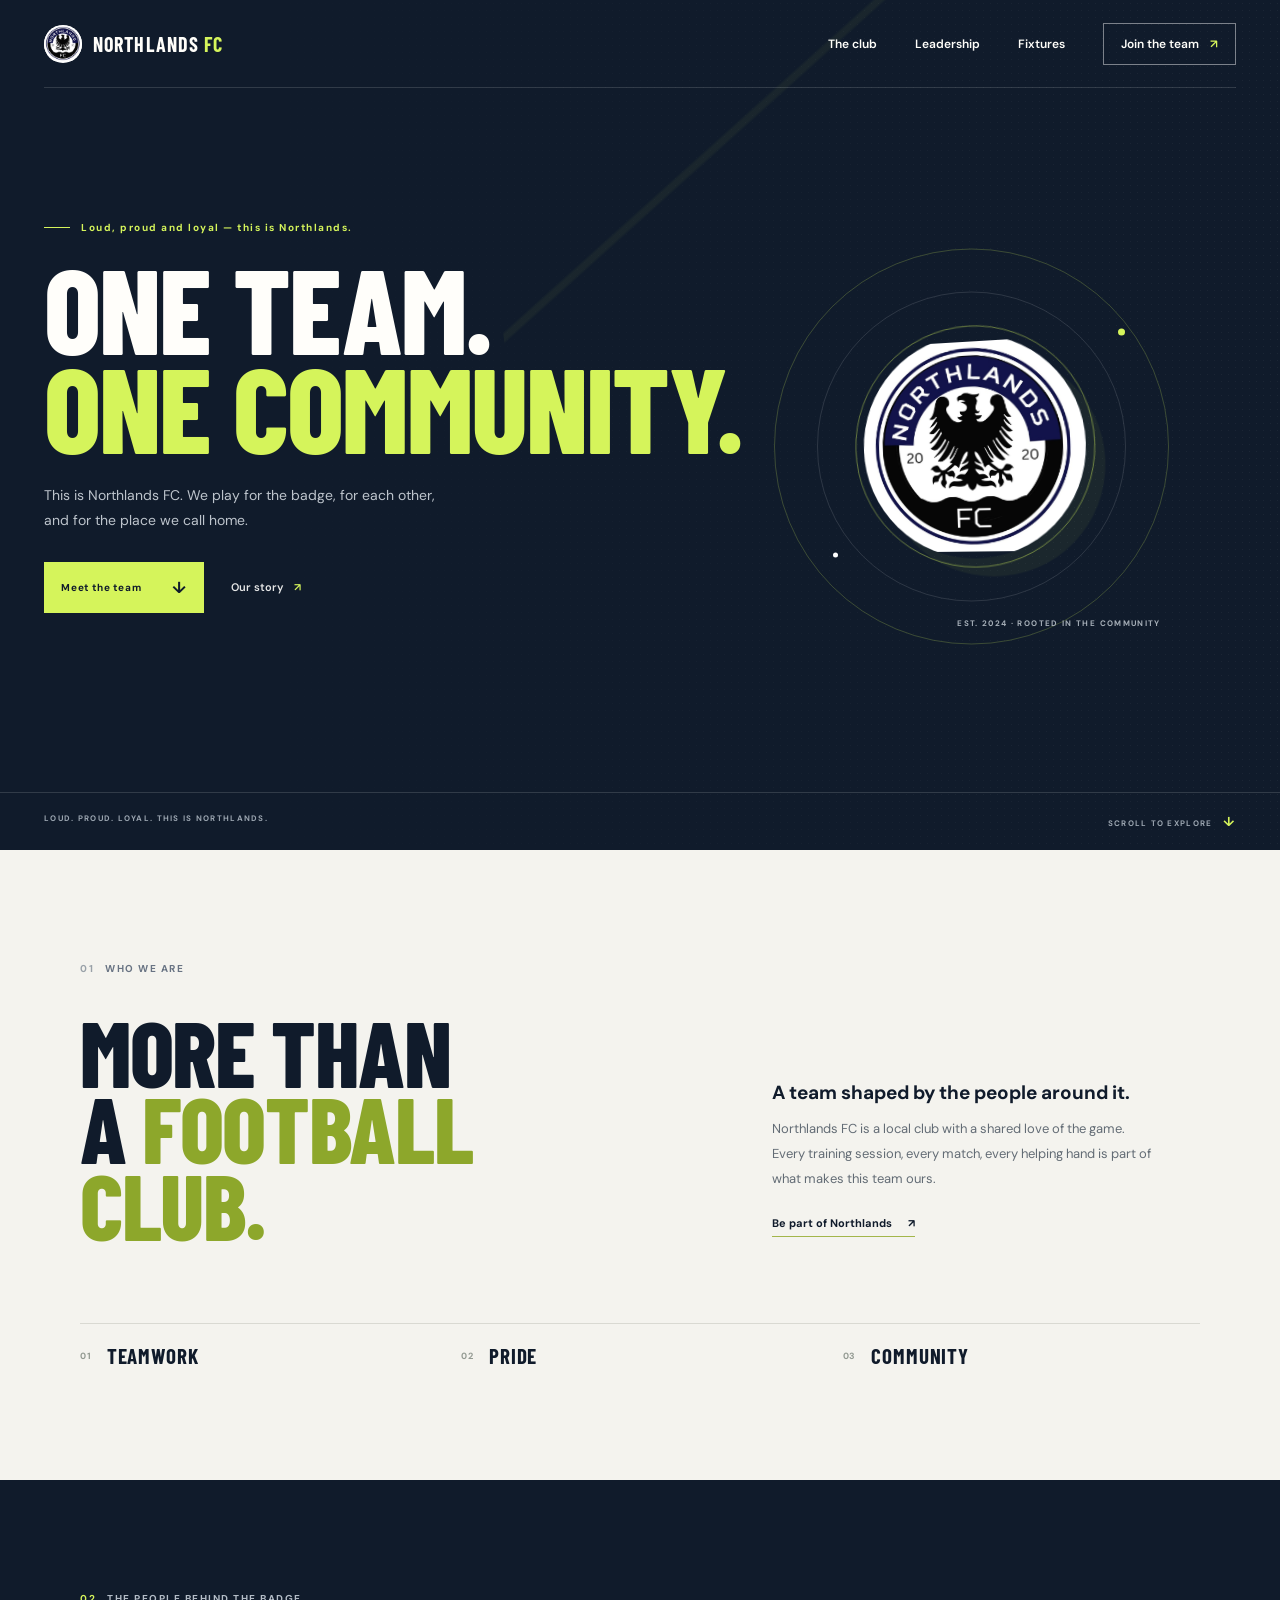
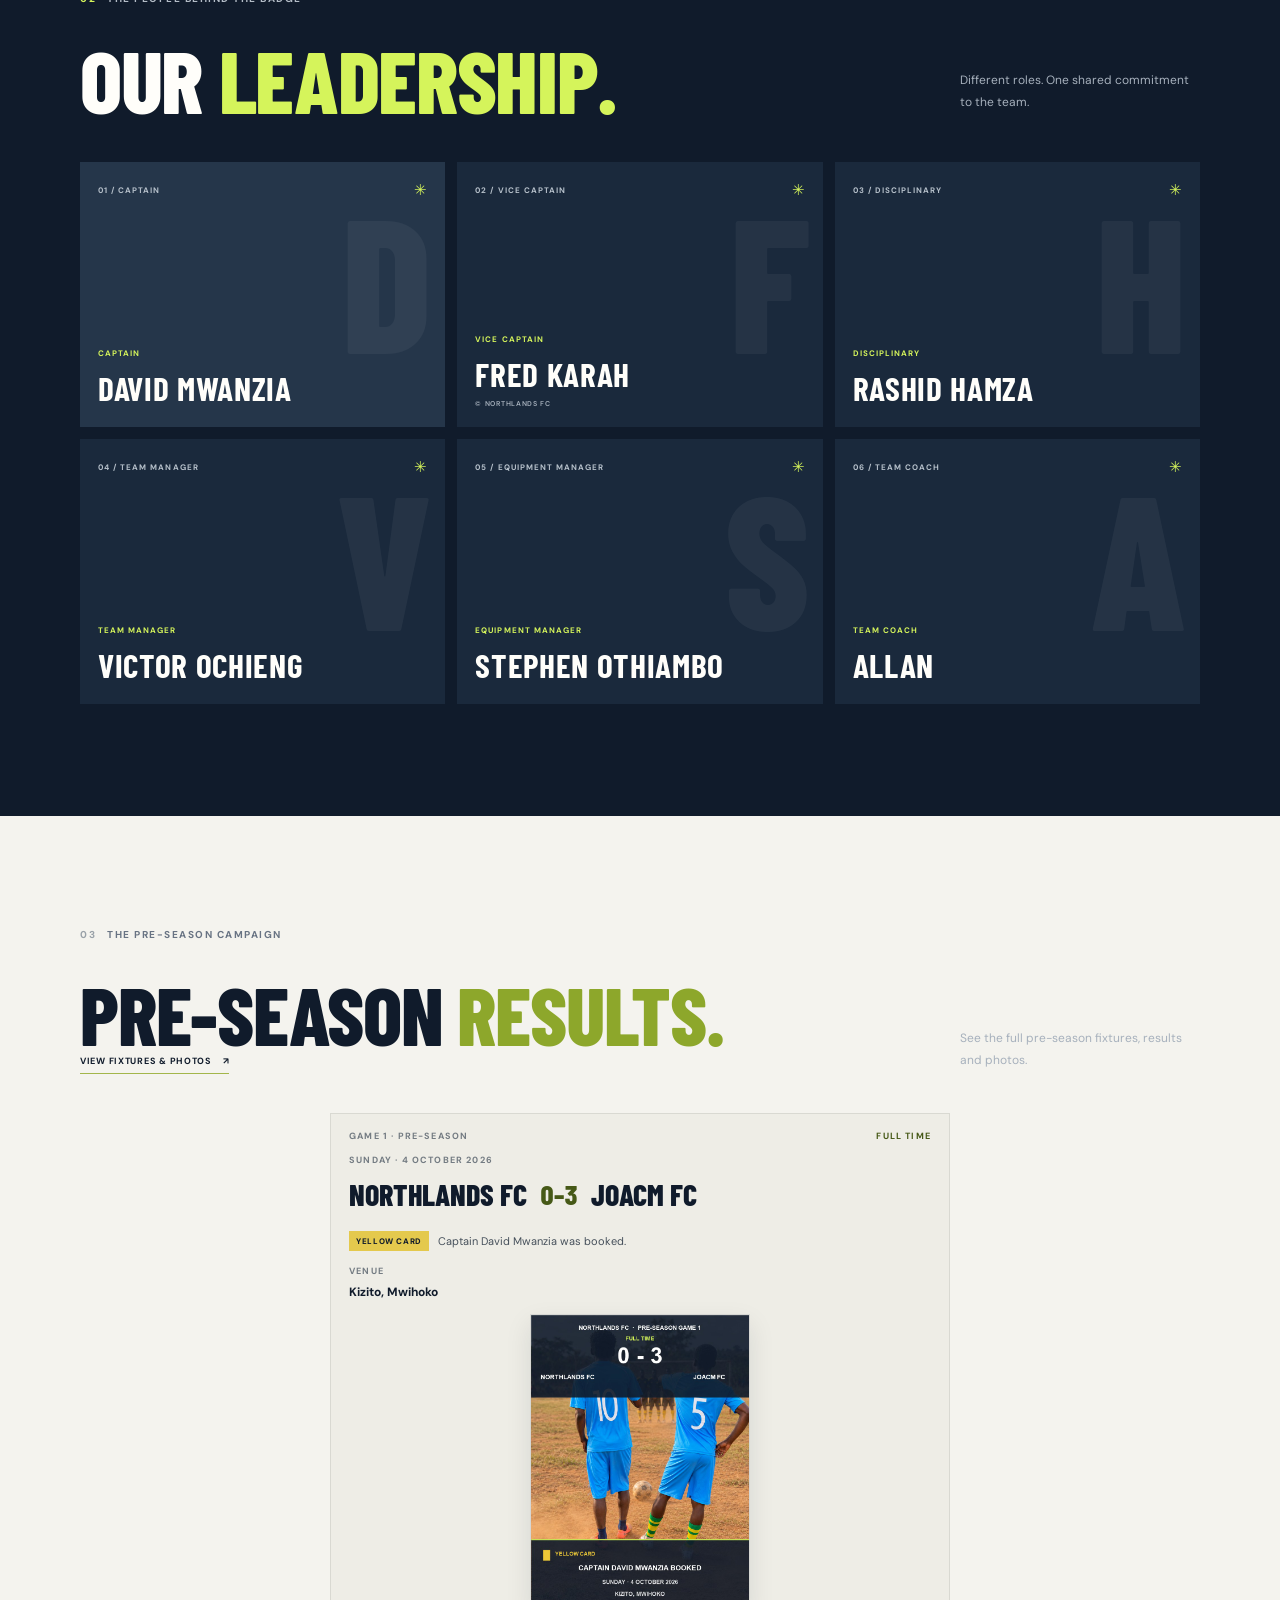
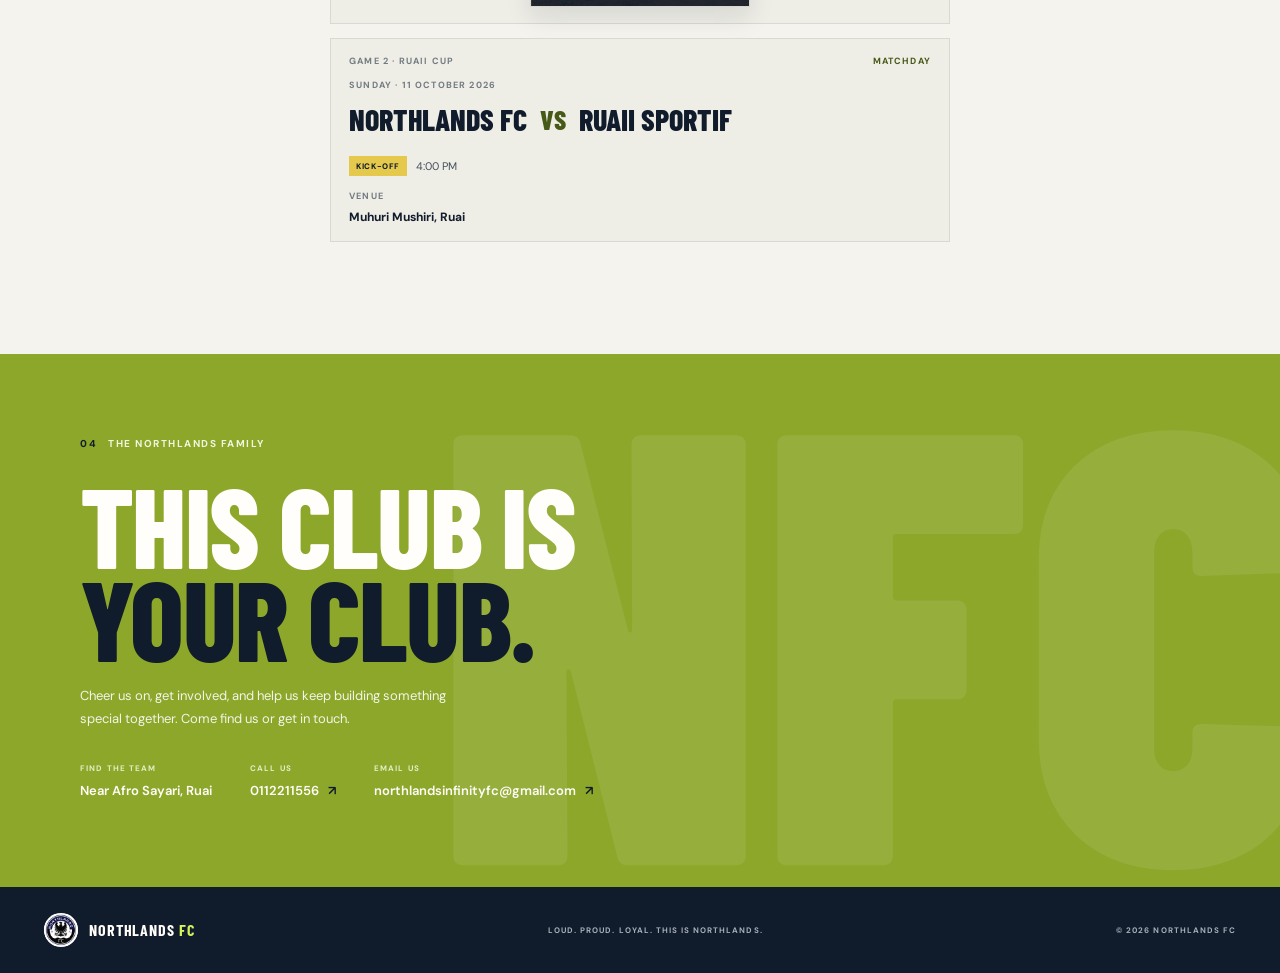
<file: index.html>
<!doctype html>
<html lang="en">
  <head>
    <meta charset="utf-8">
    <meta name="viewport" content="width=device-width, initial-scale=1">
    <meta name="theme-color" content="#101b2b">
    <meta name="description" content="Meet Northlands FC, the local football club built on teamwork, pride, and community.">
    <title>Northlands FC — One Team. One Community.</title>
    <link rel="preconnect" href="https://fonts.googleapis.com">
    <link rel="preconnect" href="https://fonts.gstatic.com" crossorigin>
    <link href="https://fonts.googleapis.com/css2?family=Barlow+Condensed:wght@500;600;700;800;900&family=DM+Sans:wght@400;500;600;700&display=swap" rel="stylesheet">
    <link rel="stylesheet" href="styles.css">
    <script src="script.js" defer></script>
  </head>
  <body>
    <header class="site-header">
      <div class="header-inner">
        <a class="brand" href="#home" aria-label="Northlands FC home">
          <img class="brand-logo" src="assets/northlands-logo.jpeg" alt="">
          <span class="brand-name">NORTHLANDS <strong>FC</strong></span>
        </a>

        <button class="menu-toggle" type="button" aria-expanded="false" aria-controls="primary-navigation">
          <span class="menu-toggle-label">Menu</span>
          <span class="menu-icon" aria-hidden="true"><i></i><i></i></span>
        </button>

        <nav class="primary-navigation" id="primary-navigation" aria-label="Main navigation">
          <a href="#club">The club</a>
          <a href="#leadership">Leadership</a>
          <a href="#fixtures">Fixtures</a>
          <a class="nav-cta" href="#community">Join the team <span aria-hidden="true">↗</span></a>
        </nav>
      </div>
    </header>

    <main>
      <section class="hero" id="home">
        <div class="hero-grid" aria-hidden="true"></div>
        <div class="hero-content">
          <p class="eyebrow"><span class="eyebrow-line"></span> Loud, proud and loyal — this is Northlands.</p>
          <h1>ONE TEAM.<br><span>ONE COMMUNITY.</span></h1>
          <p class="hero-copy">This is Northlands FC. We play for the badge, for each other, and for the place we call home.</p>
          <div class="hero-actions">
            <a class="button button-primary" href="#leadership">Meet the team <span aria-hidden="true">↓</span></a>
            <a class="text-link" href="#club">Our story <span aria-hidden="true">↗</span></a>
          </div>
        </div>

        <div class="hero-art" aria-label="Northlands FC team logo">
          <div class="orbit orbit-one"></div>
          <div class="orbit orbit-two"></div>
          <img class="hero-logo" src="assets/northlands-logo.jpeg" alt="Northlands FC crest">
          <span class="art-caption">EST. 2024 · ROOTED IN THE COMMUNITY</span>
        </div>
        <div class="hero-footer">
          <span>LOUD. PROUD. LOYAL. THIS IS NORTHLANDS.</span>
          <a href="#club" aria-label="Scroll to learn about the club">SCROLL TO EXPLORE <span aria-hidden="true">↓</span></a>
        </div>
      </section>

      <section class="club-section section-pad" id="club">
        <div class="section-label"><span>01</span> WHO WE ARE</div>
        <div class="club-layout">
          <h2>MORE THAN<br>A <span>FOOTBALL CLUB.</span></h2>
          <div class="club-copy">
            <p class="lead">A team shaped by the people around it.</p>
            <p>Northlands FC is a local club with a shared love of the game. Every training session, every match, every helping hand is part of what makes this team ours.</p>
            <a class="underlined-link" href="#community">Be part of Northlands <span aria-hidden="true">↗</span></a>
          </div>
        </div>
        <div class="values-row">
          <div class="value-item"><span class="value-number">01</span><span>TEAMWORK</span></div>
          <div class="value-item"><span class="value-number">02</span><span>PRIDE</span></div>
          <div class="value-item"><span class="value-number">03</span><span>COMMUNITY</span></div>
        </div>
      </section>

      <section class="leadership-section section-pad" id="leadership">
        <div class="section-heading">
          <div>
            <div class="section-label section-label-light"><span>02</span> THE PEOPLE BEHIND THE BADGE</div>
            <h2>OUR <span>LEADERSHIP.</span></h2>
          </div>
          <p>Different roles. One shared commitment to the team.</p>
        </div>
        <div class="leadership-grid">
          <article class="leader-card leader-featured">
            <div class="leader-top"><span class="leader-number">01 / CAPTAIN</span><span class="leader-mark" aria-hidden="true">✳</span></div>
            <div class="leader-monogram" aria-hidden="true">D</div>
            <div class="leader-info"><span class="leader-role">CAPTAIN</span><h3>DAVID MWANZIA</h3></div>
          </article>
          <article class="leader-card">
            <div class="leader-top"><span class="leader-number">02 / VICE CAPTAIN</span><span class="leader-mark" aria-hidden="true">✳</span></div>
            <div class="leader-monogram" aria-hidden="true">F</div>
            <div class="leader-info">
              <span class="leader-role">VICE CAPTAIN</span>
              <h3>FRED KARAH</h3>
              <span class="leader-copyright">© NORTHLANDS FC</span>
            </div>
          </article>
          <article class="leader-card">
            <div class="leader-top"><span class="leader-number">03 / DISCIPLINARY</span><span class="leader-mark" aria-hidden="true">✳</span></div>
            <div class="leader-monogram" aria-hidden="true">H</div>
            <div class="leader-info"><span class="leader-role">DISCIPLINARY</span><h3>RASHID HAMZA</h3></div>
          </article>
          <article class="leader-card">
            <div class="leader-top"><span class="leader-number">04 / TEAM MANAGER</span><span class="leader-mark" aria-hidden="true">✳</span></div>
            <div class="leader-monogram" aria-hidden="true">V</div>
            <div class="leader-info"><span class="leader-role">TEAM MANAGER</span><h3>VICTOR OCHIENG</h3></div>
          </article>
          <article class="leader-card">
            <div class="leader-top"><span class="leader-number">05 / EQUIPMENT MANAGER</span><span class="leader-mark" aria-hidden="true">✳</span></div>
            <div class="leader-monogram" aria-hidden="true">S</div>
            <div class="leader-info"><span class="leader-role">EQUIPMENT MANAGER</span><h3>STEPHEN OTHIAMBO</h3></div>
          </article>
          <article class="leader-card">
            <div class="leader-top"><span class="leader-number">06 / TEAM COACH</span><span class="leader-mark" aria-hidden="true">✳</span></div>
            <div class="leader-monogram" aria-hidden="true">A</div>
            <div class="leader-info"><span class="leader-role">TEAM COACH</span><h3>ALLAN</h3></div>
          </article>
        </div>
      </section>

      <section class="fixtures-section section-pad" id="fixtures">
        <div class="section-heading fixtures-heading">
          <div>
            <div class="section-label"><span>03</span> THE PRE-SEASON CAMPAIGN</div>
            <a class="results-heading-link" href="pre-season.html">
              <h2>PRE-SEASON <span>RESULTS.</span></h2>
              <span class="results-link-label">VIEW FIXTURES &amp; PHOTOS <span aria-hidden="true">↗</span></span>
            </a>
          </div>
          <p class="results-intro">See the full pre-season fixtures, results and photos.</p>
        </div>
        <div class="results-list">
          <article class="result-card">
            <div class="result-details">
              <div class="result-card-heading">
                <span class="result-round">GAME 1 · PRE-SEASON</span>
                <span class="result-status">FULL TIME</span>
              </div>
              <time class="result-date" datetime="2026-10-04">SUNDAY · 4 OCTOBER 2026</time>
              <div class="result-teams">
                <span>NORTHLANDS FC</span>
                <span class="result-score" aria-label="Northlands FC 0, JOACM FC 3">0–3</span>
                <span>JOACM FC</span>
              </div>
              <p class="result-event"><span class="result-event-label">YELLOW CARD</span> Captain David Mwanzia was booked.</p>
              <div class="result-venue"><span>VENUE</span><strong>Kizito, Mwihoko</strong></div>
            </div>
            <a class="result-poster-link" href="assets/preseason-game-1-result.jpg" target="_blank" rel="noreferrer" aria-label="View the Northlands FC vs JOACM FC match photo with the final result">
              <img class="result-poster" src="assets/preseason-game-1-result.jpg" alt="Northlands FC lost 0 to 3 against JOACM FC on 4 October 2026 at Kizito, Mwihoko. Captain David Mwanzia received a yellow card.">
            </a>
          </article>

          <article class="result-card">
            <div class="result-details">
              <div class="result-card-heading">
                <span class="result-round">GAME 2 · RUAII CUP</span>
                <span class="result-status">MATCHDAY</span>
              </div>
              <time class="result-date" datetime="2026-10-11">SUNDAY · 11 OCTOBER 2026</time>
              <div class="result-teams">
                <span>NORTHLANDS FC</span>
                <span class="result-score" aria-label="Northlands FC vs Ruaii Sportif">VS</span>
                <span>RUAII SPORTIF</span>
              </div>
              <p class="result-event"><span class="result-event-label">KICK-OFF</span> 4:00 PM</p>
              <div class="result-venue"><span>VENUE</span><strong>Muhuri Mushiri, Ruai</strong></div>
            </div>
          </article>
        </div>
      </section>

      <section class="community-section" id="community">
        <div class="community-inner">
          <div class="section-label section-label-light"><span>04</span> THE NORTHLANDS FAMILY</div>
          <h2>THIS CLUB IS<br><span>YOUR CLUB.</span></h2>
          <p>Cheer us on, get involved, and help us keep building something special together. Come find us or get in touch.</p>
          <div class="contact-details">
            <div class="contact-item">
              <span class="contact-label">FIND THE TEAM</span>
              <span class="contact-value">Near Afro Sayari, Ruai</span>
            </div>
            <div class="contact-item">
              <span class="contact-label">CALL US</span>
              <a class="contact-value" href="tel:+254112211556">0112211556 <span aria-hidden="true">↗</span></a>
            </div>
            <div class="contact-item">
              <span class="contact-label">EMAIL US</span>
              <a class="contact-value" href="mailto:northlandsinfinityfc@gmail.com">northlandsinfinityfc@gmail.com <span aria-hidden="true">↗</span></a>
            </div>
          </div>
        </div>
        <div class="community-decoration" aria-hidden="true">NFC</div>
      </section>
    </main>

    <footer class="site-footer">
      <a class="brand footer-brand" href="#home">
        <img class="brand-logo" src="assets/northlands-logo.jpeg" alt="">
        <span class="brand-name">NORTHLANDS <strong>FC</strong></span>
      </a>
      <span class="footer-note">LOUD. PROUD. LOYAL. THIS IS NORTHLANDS.</span>
      <span class="copyright">© <span id="year"></span> NORTHLANDS FC</span>
    </footer>
  </body>
</html>
</file>
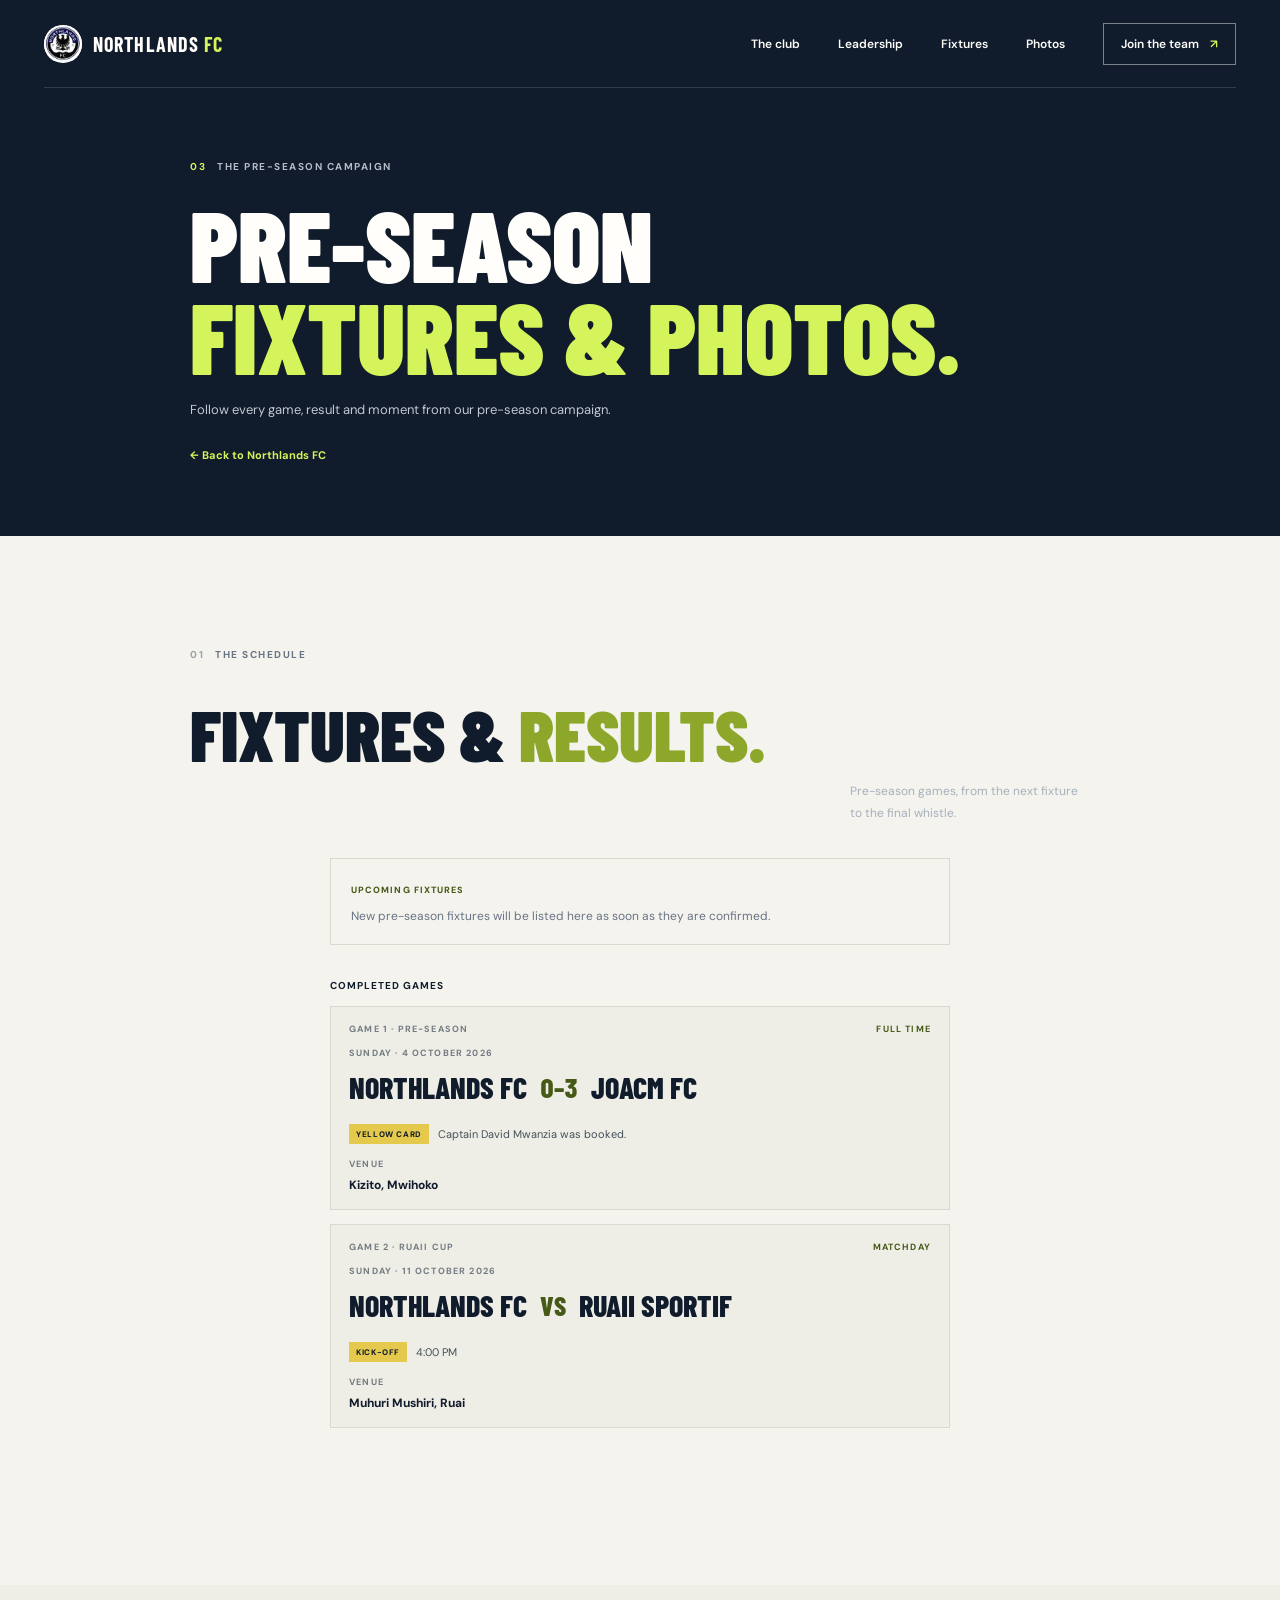
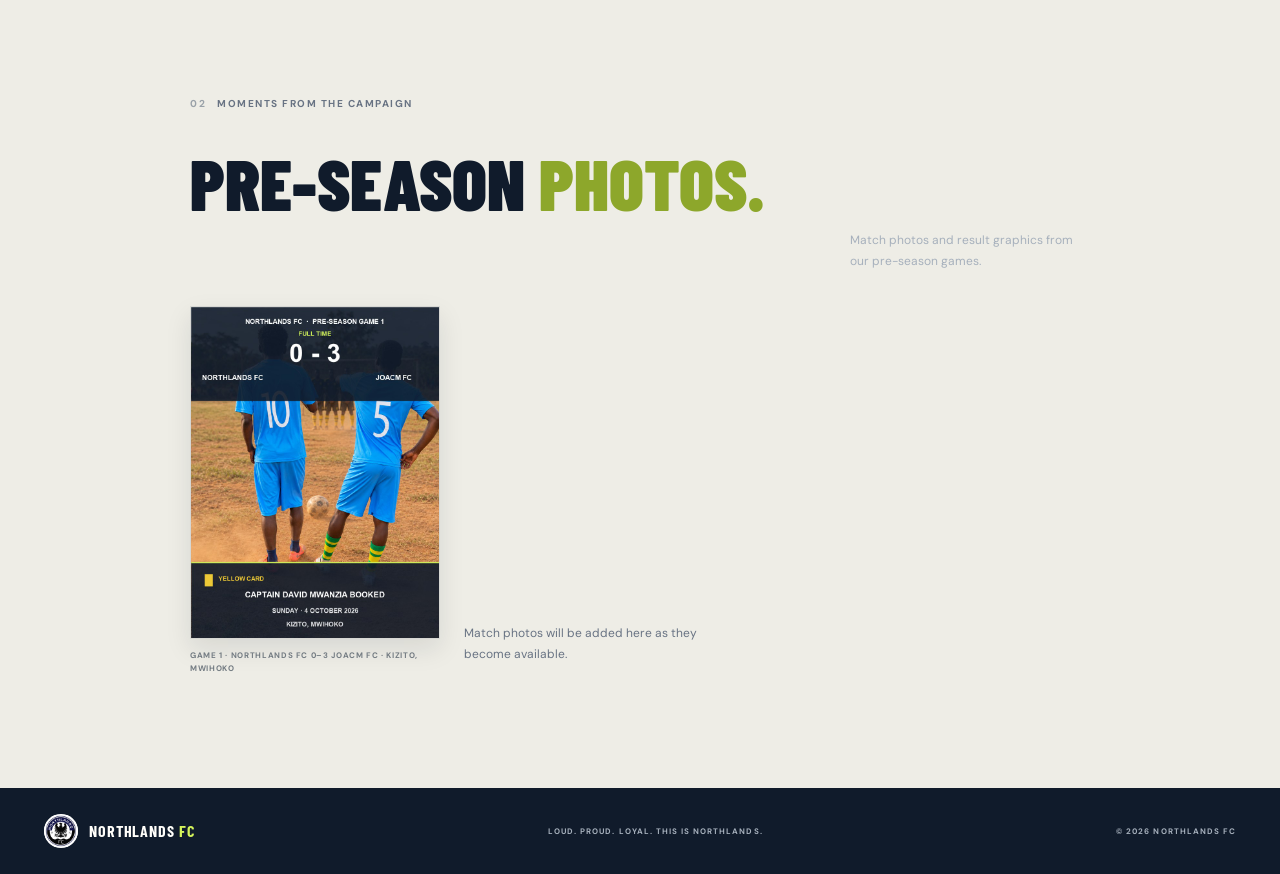
<file: pre-season.html>
<!doctype html>
<html lang="en">
  <head>
    <meta charset="utf-8">
    <meta name="viewport" content="width=device-width, initial-scale=1">
    <meta name="theme-color" content="#101b2b">
    <meta name="description" content="Follow Northlands FC's pre-season fixtures, results and photos.">
    <title>Pre-season Fixtures &amp; Photos — Northlands FC</title>
    <link rel="preconnect" href="https://fonts.googleapis.com">
    <link rel="preconnect" href="https://fonts.gstatic.com" crossorigin>
    <link href="https://fonts.googleapis.com/css2?family=Barlow+Condensed:wght@500;600;700;800;900&family=DM+Sans:wght@400;500;600;700&display=swap" rel="stylesheet">
    <link rel="stylesheet" href="styles.css">
    <script src="script.js" defer></script>
  </head>
  <body>
    <header class="site-header">
      <div class="header-inner">
        <a class="brand" href="index.html#home" aria-label="Northlands FC home">
          <img class="brand-logo" src="assets/northlands-logo.jpeg" alt="">
          <span class="brand-name">NORTHLANDS <strong>FC</strong></span>
        </a>

        <button class="menu-toggle" type="button" aria-expanded="false" aria-controls="primary-navigation">
          <span class="menu-toggle-label">Menu</span>
          <span class="menu-icon" aria-hidden="true"><i></i><i></i></span>
        </button>

        <nav class="primary-navigation" id="primary-navigation" aria-label="Main navigation">
          <a href="index.html#club">The club</a>
          <a href="index.html#leadership">Leadership</a>
          <a href="#fixtures">Fixtures</a>
          <a href="#photos">Photos</a>
          <a class="nav-cta" href="index.html#community">Join the team <span aria-hidden="true">↗</span></a>
        </nav>
      </div>
    </header>

    <main>
      <section class="preseason-hero">
        <div class="preseason-hero-inner">
          <div class="section-label section-label-light"><span>03</span> THE PRE-SEASON CAMPAIGN</div>
          <h1>PRE-SEASON<br><span>FIXTURES &amp; PHOTOS.</span></h1>
          <p>Follow every game, result and moment from our pre-season campaign.</p>
          <a class="preseason-back-link" href="index.html#fixtures">← Back to Northlands FC</a>
        </div>
      </section>

      <section class="preseason-content section-pad" id="fixtures">
        <div class="section-heading">
          <div>
            <div class="section-label"><span>01</span> THE SCHEDULE</div>
            <h2>FIXTURES &amp; <span>RESULTS.</span></h2>
          </div>
          <p>Pre-season games, from the next fixture to the final whistle.</p>
        </div>

        <div class="preseason-upcoming">
          <span class="preseason-upcoming-label">UPCOMING FIXTURES</span>
          <p>New pre-season fixtures will be listed here as soon as they are confirmed.</p>
        </div>

        <h3 class="preseason-subheading">COMPLETED GAMES</h3>
        <div class="results-list">
          <article class="result-card">
            <div class="result-details">
              <div class="result-card-heading">
                <span class="result-round">GAME 1 · PRE-SEASON</span>
                <span class="result-status">FULL TIME</span>
              </div>
              <time class="result-date" datetime="2026-10-04">SUNDAY · 4 OCTOBER 2026</time>
              <div class="result-teams">
                <span>NORTHLANDS FC</span>
                <span class="result-score" aria-label="Northlands FC 0, JOACM FC 3">0–3</span>
                <span>JOACM FC</span>
              </div>
              <p class="result-event"><span class="result-event-label">YELLOW CARD</span> Captain David Mwanzia was booked.</p>
              <div class="result-venue"><span>VENUE</span><strong>Kizito, Mwihoko</strong></div>
            </div>
          </article>

          <article class="result-card">
            <div class="result-details">
              <div class="result-card-heading">
                <span class="result-round">GAME 2 · RUAII CUP</span>
                <span class="result-status">MATCHDAY</span>
              </div>
              <time class="result-date" datetime="2026-10-11">SUNDAY · 11 OCTOBER 2026</time>
              <div class="result-teams">
                <span>NORTHLANDS FC</span>
                <span class="result-score" aria-label="Northlands FC vs Ruaii Sportif">VS</span>
                <span>RUAII SPORTIF</span>
              </div>
              <p class="result-event"><span class="result-event-label">KICK-OFF</span> 4:00 PM</p>
              <div class="result-venue"><span>VENUE</span><strong>Muhuri Mushiri, Ruai</strong></div>
            </div>
          </article>
        </div>
      </section>

      <section class="preseason-photos section-pad" id="photos">
        <div class="section-heading">
          <div>
            <div class="section-label"><span>02</span> MOMENTS FROM THE CAMPAIGN</div>
            <h2>PRE-SEASON <span>PHOTOS.</span></h2>
          </div>
          <p>Match photos and result graphics from our pre-season games.</p>
        </div>
        <div class="preseason-gallery">
          <figure>
            <a href="assets/preseason-game-1-result.jpg" target="_blank" rel="noreferrer" aria-label="Open the Northlands FC vs JOACM FC match photo with the final result">
              <img src="assets/preseason-game-1-result.jpg" alt="Northlands FC lost 0 to 3 against JOACM FC on 4 October 2026 at Kizito, Mwihoko. Captain David Mwanzia received a yellow card.">
            </a>
            <figcaption>GAME 1 · NORTHLANDS FC 0–3 JOACM FC · KIZITO, MWIHOKO</figcaption>
          </figure>
          <p class="preseason-gallery-note">Match photos will be added here as they become available.</p>
        </div>
      </section>
    </main>

    <footer class="site-footer">
      <a class="brand footer-brand" href="index.html#home">
        <img class="brand-logo" src="assets/northlands-logo.jpeg" alt="">
        <span class="brand-name">NORTHLANDS <strong>FC</strong></span>
      </a>
      <span class="footer-note">LOUD. PROUD. LOYAL. THIS IS NORTHLANDS.</span>
      <span class="copyright">© <span id="year"></span> NORTHLANDS FC</span>
    </footer>
  </body>
</html>
</file>
<file: styles.css>
:root {
  color-scheme: light;
  --ink: #101b2b;
  --ink-soft: #263548;
  --paper: #f4f3ee;
  --white: #fffefa;
  --lime: #d5f45b;
  --muted: #9aa2ad;
  --font-display: "Barlow Condensed", Impact, sans-serif;
  --font-body: "DM Sans", Arial, sans-serif;
}

* {
  box-sizing: border-box;
}

html {
  scroll-behavior: smooth;
  scroll-padding-top: 80px;
}

body {
  margin: 0;
  background: var(--paper);
  color: var(--ink);
  font-family: var(--font-body);
  -webkit-font-smoothing: antialiased;
}

a {
  color: inherit;
  text-decoration: none;
}

.site-header {
  position: absolute;
  z-index: 5;
  top: 0;
  left: 0;
  width: 100%;
  color: var(--white);
}

.header-inner {
  width: min(1240px, calc(100% - 88px));
  height: 88px;
  margin: 0 auto;
  display: flex;
  align-items: center;
  justify-content: space-between;
  border-bottom: 1px solid rgb(255 255 255 / 14%);
}

.brand {
  display: inline-flex;
  align-items: center;
  gap: 11px;
}

.brand-name {
  font-family: var(--font-display);
  font-size: 20px;
  font-weight: 700;
  letter-spacing: .055em;
}

.brand-name strong {
  color: var(--lime);
}

.brand-logo {
  width: 38px;
  height: 38px;
  object-fit: contain;
  border-radius: 50%;
  background: #fff;
}

.footer-brand .brand-logo {
  width: 34px;
  height: 34px;
}

.menu-toggle {
  display: none;
}

.primary-navigation {
  display: flex;
  align-items: center;
  gap: 38px;
  font-size: 12px;
  font-weight: 600;
}

.primary-navigation > a:not(.nav-cta) {
  transition: color .2s ease;
}

.primary-navigation > a:not(.nav-cta):hover {
  color: var(--lime);
}

.nav-cta {
  padding: 12px 17px;
  border: 1px solid rgb(255 255 255 / 45%);
  transition: color .2s ease, background .2s ease, border-color .2s ease;
}

.nav-cta span {
  margin-left: 8px;
  color: var(--lime);
}

.nav-cta:hover {
  color: var(--ink);
  background: var(--lime);
  border-color: var(--lime);
}

.nav-cta:hover span {
  color: var(--ink);
}

.hero {
  position: relative;
  min-height: 680px;
  height: min(850px, 100svh);
  overflow: hidden;
  display: flex;
  align-items: center;
  color: var(--white);
  background: var(--ink);
}

.hero::before {
  position: absolute;
  inset: 0;
  content: "";
  opacity: .16;
  background-image: radial-gradient(rgb(255 255 255 / 30%) .65px, transparent .65px);
  background-size: 7px 7px;
  mask-image: linear-gradient(90deg, transparent 15%, #000 100%);
}

.hero::after {
  position: absolute;
  top: -28%;
  right: -8%;
  width: 68%;
  height: 145%;
  content: "";
  background: linear-gradient(145deg, transparent 28%, rgb(213 244 91 / 5%) 28.2%, rgb(213 244 91 / 5%) 28.5%, transparent 28.7%);
  transform: rotate(-7deg);
}

.hero-grid {
  position: absolute;
  inset: 0;
  opacity: .13;
  background: linear-gradient(90deg, transparent 49.9%, #667183 50%, transparent 50.1%), linear-gradient(0deg, transparent 49.9%, #667183 50%, transparent 50.1%);
  background-size: 100px 100px;
  mask-image: linear-gradient(90deg, transparent, #000 100%);
}

.hero-content {
  position: relative;
  z-index: 2;
  width: min(1240px, calc(100% - 88px));
  margin: -16px auto 0;
}

.eyebrow,
.section-label {
  display: flex;
  align-items: center;
  gap: 11px;
  margin: 0 0 25px;
  color: #687383;
  font-size: 10px;
  font-weight: 700;
  letter-spacing: .15em;
}

.hero .eyebrow {
  color: var(--lime);
}

.eyebrow-line {
  width: 26px;
  height: 1px;
  background: var(--lime);
}

h1,
h2,
h3,
p {
  margin-top: 0;
}

.hero h1,
.club-section h2,
.leadership-section h2,
.fixtures-section h2,
.community-section h2 {
  margin-bottom: 0;
  font-family: var(--font-display);
  font-weight: 800;
  letter-spacing: -.015em;
  line-height: .83;
}

.hero h1 {
  font-size: clamp(66px, 9.3vw, 132px);
}

.hero h1 span,
.club-section h2 span,
.leadership-section h2 span,
.fixtures-section h2 span,
.community-section h2 span {
  color: var(--lime);
}

.hero-copy {
  max-width: 410px;
  margin: 26px 0 29px;
  color: #bdc4cc;
  font-size: 14px;
  line-height: 1.8;
}

.hero-actions {
  display: flex;
  align-items: center;
  gap: 27px;
}

.button {
  display: inline-flex;
  align-items: center;
  justify-content: space-between;
  gap: 24px;
  min-width: 160px;
  padding: 15px 17px;
  font-size: 10px;
  font-weight: 700;
  letter-spacing: .08em;
  transition: transform .2s ease, background .2s ease;
}

.button:hover {
  transform: translateY(-2px);
}

.button-primary {
  color: var(--ink);
  background: var(--lime);
}

.button-primary:hover {
  background: #e2ff77;
}

.button span {
  font-size: 16px;
}

.text-link {
  color: #e6e7e7;
  font-size: 11px;
  font-weight: 600;
}

.text-link span {
  margin-left: 7px;
  color: var(--lime);
}

.hero-art {
  position: absolute;
  top: 50%;
  right: max(7.3%, calc((100vw - 1240px) / 2));
  width: min(34vw, 430px);
  aspect-ratio: 1;
  display: grid;
  place-items: center;
  transform: translateY(-45%);
}

.orbit {
  position: absolute;
  border: 1px solid rgb(213 244 91 / 22%);
  border-radius: 50%;
}

.orbit-one {
  inset: 4%;
}

.orbit-two {
  inset: 14%;
  border-color: rgb(255 255 255 / 12%);
}

.orbit-one::before,
.orbit-two::after {
  position: absolute;
  width: 7px;
  height: 7px;
  content: "";
  background: var(--lime);
  border-radius: 50%;
}

.orbit-one::before {
  top: 20%;
  right: 11%;
}

.orbit-two::after {
  bottom: 14%;
  left: 5%;
  width: 5px;
  height: 5px;
  background: #fff;
}

.hero-logo {
  position: relative;
  width: 52%;
  height: 52%;
  object-fit: contain;
  border-radius: 50%;
  outline: 1px solid rgb(213 244 91 / 45%);
  outline-offset: 8px;
  transform: perspective(600px) rotateY(-8deg) rotate(-2deg);
  box-shadow: 18px 18px 0 rgb(213 244 91 / 5%);
}

.art-caption {
  position: absolute;
  right: 6%;
  bottom: 8%;
  color: #a6afb8;
  font-size: 8px;
  font-weight: 700;
  letter-spacing: .17em;
}

.hero-footer {
  position: absolute;
  right: 0;
  bottom: 0;
  left: 0;
  z-index: 2;
  display: flex;
  justify-content: space-between;
  padding: 20px max(44px, calc((100vw - 1240px) / 2));
  border-top: 1px solid rgb(255 255 255 / 14%);
  color: #9ba5b0;
  font-size: 8px;
  font-weight: 700;
  letter-spacing: .16em;
}

.hero-footer a span {
  padding-left: 7px;
  color: var(--lime);
  font-size: 13px;
}

.section-pad {
  padding: 112px max(44px, calc((100vw - 1120px) / 2));
}

.club-section {
  background: var(--paper);
}

.section-label {
  margin-bottom: 38px;
}

.section-label span {
  color: #99a1a8;
}

.club-layout {
  display: grid;
  grid-template-columns: 1.15fr .85fr;
  align-items: end;
  gap: 10%;
}

.club-section h2,
.fixtures-section h2 {
  font-size: clamp(57px, 7.2vw, 96px);
}

.club-section h2 span,
.fixtures-section h2 span {
  color: #8da72b;
}

.club-copy {
  max-width: 380px;
  padding-bottom: 5px;
}

.club-copy .lead {
  margin-bottom: 12px;
  font-size: 19px;
  font-weight: 700;
}

.club-copy p:not(.lead) {
  margin-bottom: 20px;
  color: #636c75;
  font-size: 13px;
  line-height: 1.9;
}

.underlined-link {
  display: inline-block;
  padding-bottom: 6px;
  border-bottom: 1px solid #a3b64a;
  font-size: 11px;
  font-weight: 700;
}

.underlined-link span {
  margin-left: 13px;
}

.values-row {
  display: grid;
  grid-template-columns: repeat(3, 1fr);
  gap: 24px;
  margin-top: 81px;
  border-top: 1px solid #d9d9d2;
}

.value-item {
  display: flex;
  align-items: center;
  gap: 15px;
  padding-top: 19px;
  font-family: var(--font-display);
  font-size: 21px;
  font-weight: 700;
  letter-spacing: .04em;
}

.value-number {
  color: #929991;
  font-family: var(--font-body);
  font-size: 9px;
  font-weight: 700;
}

.leadership-section {
  color: var(--white);
  background: var(--ink);
}

.section-heading {
  display: flex;
  align-items: end;
  justify-content: space-between;
  gap: 30px;
  margin-bottom: 46px;
}

.section-label-light {
  color: #b4bdc7;
}

.section-label-light span {
  color: var(--lime);
}

.leadership-section h2 {
  font-size: clamp(58px, 7vw, 88px);
}

.section-heading > p {
  max-width: 240px;
  margin: 0 0 3px;
  color: #a6b0bc;
  font-size: 12px;
  line-height: 1.8;
}

.leadership-grid {
  display: grid;
  grid-template-columns: repeat(3, 1fr);
  gap: 12px;
}

.leader-card {
  position: relative;
  min-height: 265px;
  padding: 18px;
  overflow: hidden;
  background: #1a293c;
  transition: transform .25s ease, background .25s ease;
}

.leader-card:hover {
  transform: translateY(-5px);
  background: #22344a;
}

.leader-featured {
  background: #25364a;
}

.leader-top {
  position: relative;
  z-index: 1;
  display: flex;
  align-items: center;
  justify-content: space-between;
}

.leader-number,
.leader-role {
  color: #b7c1cb;
  font-size: 8px;
  font-weight: 700;
  letter-spacing: .13em;
}

.leader-mark {
  color: var(--lime);
  font-size: 15px;
}

.leader-monogram {
  position: absolute;
  top: 31px;
  right: 13px;
  color: rgb(255 255 255 / 5%);
  font-family: var(--font-display);
  font-size: 190px;
  font-weight: 800;
  line-height: .9;
}

.leader-info {
  position: absolute;
  right: 18px;
  bottom: 19px;
  left: 18px;
}

.leader-role {
  color: var(--lime);
}

.leader-info h3 {
  position: relative;
  margin: 7px 0 0;
  font-family: var(--font-display);
  font-size: clamp(26px, 2.6vw, 38px);
  font-weight: 700;
  letter-spacing: .02em;
}

.leader-copyright {
  display: block;
  margin-top: 5px;
  color: #a6b0bc;
  font-size: 7px;
  font-weight: 600;
  letter-spacing: .1em;
}

.fixtures-section {
  background: var(--paper);
}

.fixtures-heading {
  align-items: end;
  margin-bottom: 39px;
}

.fixtures-section h2 {
  font-size: clamp(54px, 6.4vw, 82px);
}

.results-intro {
  max-width: 250px;
  margin-bottom: 7px;
  color: #687383;
  font-size: 12px;
  line-height: 1.7;
}

.results-heading-link {
  display: inline-block;
}

.results-link-label {
  display: inline-block;
  margin-top: 8px;
  padding-bottom: 6px;
  border-bottom: 1px solid #a3b64a;
  font-size: 9px;
  font-weight: 700;
  letter-spacing: .08em;
}

.results-link-label span {
  margin-left: 8px;
}

.results-list {
  max-width: 620px;
  margin: 0 auto;
  display: grid;
  gap: 14px;
}

.result-card {
  display: grid;
  grid-template-columns: minmax(0, 1fr);
  gap: 14px;
  padding: 16px 18px;
  border: 1px solid #d9d9d2;
  background: #eeede6;
}

.result-card-heading {
  display: flex;
  align-items: center;
  justify-content: space-between;
  gap: 12px;
}

.result-round,
.result-status,
.result-date,
.result-venue > span {
  color: #737b82;
  font-size: 9px;
  font-weight: 700;
  letter-spacing: .13em;
}

.result-status {
  color: #465917;
}

.result-date {
  display: block;
  margin-top: 12px;
}

.result-teams {
  display: flex;
  align-items: center;
  flex-wrap: wrap;
  gap: 13px;
  margin: 10px 0 19px;
  font-family: var(--font-display);
  font-size: clamp(21px, 2.6vw, 30px);
  font-weight: 800;
}

.result-score {
  color: #465917;
  font-size: .9em;
  font-variant-numeric: tabular-nums;
}

.result-event {
  display: flex;
  align-items: center;
  gap: 9px;
  margin: 0 0 14px;
  color: #46505b;
  font-size: 11px;
}

.result-event-label {
  padding: 5px 7px;
  background: #e4c94d;
  color: #101b2b;
  font-size: 8px;
  font-weight: 800;
  letter-spacing: .08em;
}

.result-venue {
  display: grid;
  gap: 7px;
}

.result-venue strong {
  font-size: 12px;
}

.result-poster-link {
  display: block;
  width: min(100%, 220px);
  margin: 0 auto;
  line-height: 0;
}

.result-poster {
  display: block;
  width: 100%;
  height: auto;
  border: 1px solid rgb(16 27 43 / 10%);
  box-shadow: 0 10px 24px rgb(16 27 43 / 10%);
}

.preseason-hero {
  padding: 160px max(44px, calc((100vw - 1120px) / 2)) 72px;
  color: var(--white);
  background: var(--ink);
}

.preseason-hero-inner {
  max-width: 900px;
  margin: 0 auto;
}

.preseason-hero .section-label {
  margin-bottom: 24px;
}

.preseason-hero h1 {
  margin-bottom: 17px;
  font-family: var(--font-display);
  font-size: clamp(58px, 8vw, 100px);
  font-weight: 900;
  line-height: .92;
}

.preseason-hero h1 span {
  color: var(--lime);
}

.preseason-hero p {
  max-width: 460px;
  margin-bottom: 22px;
  color: #c0c8d0;
  font-size: 13px;
  line-height: 1.8;
}

.preseason-back-link {
  color: var(--lime);
  font-size: 11px;
  font-weight: 700;
}

.preseason-content > .section-heading,
.preseason-photos > .section-heading {
  max-width: 900px;
  margin: 0 auto 30px;
}

.preseason-content h2,
.preseason-photos h2 {
  font-family: var(--font-display);
  font-size: clamp(48px, 6vw, 72px);
  font-weight: 900;
  line-height: .95;
}

.preseason-content h2 span,
.preseason-photos h2 span {
  color: #8da72b;
}

.preseason-content .results-list {
  margin-bottom: 45px;
}

.preseason-upcoming {
  max-width: 620px;
  margin: 0 auto 34px;
  padding: 18px 20px;
  border: 1px solid #d9d9d2;
}

.preseason-upcoming-label {
  color: #465917;
  font-size: 9px;
  font-weight: 800;
  letter-spacing: .12em;
}

.preseason-upcoming p {
  margin: 8px 0 0;
  color: #687383;
  font-size: 12px;
  line-height: 1.7;
}

.preseason-subheading {
  max-width: 620px;
  margin: 0 auto 14px;
  font-size: 10px;
  letter-spacing: .1em;
}

.preseason-photos {
  background: #eeede6;
}

.preseason-gallery {
  max-width: 900px;
  margin: 0 auto;
  display: flex;
  align-items: end;
  flex-wrap: wrap;
  gap: 24px;
}

.preseason-gallery figure {
  width: min(100%, 250px);
  margin: 0;
}

.preseason-gallery img {
  display: block;
  width: 100%;
  height: auto;
  border: 1px solid rgb(16 27 43 / 10%);
  box-shadow: 0 10px 24px rgb(16 27 43 / 10%);
}

.preseason-gallery figcaption {
  margin-top: 10px;
  color: #737b82;
  font-size: 8px;
  font-weight: 700;
  letter-spacing: .08em;
  line-height: 1.7;
}

.preseason-gallery-note {
  max-width: 270px;
  color: #687383;
  font-size: 12px;
  line-height: 1.7;
}

.community-section {
  position: relative;
  overflow: hidden;
  color: var(--white);
  background: #8da72b;
}

.community-inner {
  position: relative;
  z-index: 1;
  width: min(1120px, calc(100% - 88px));
  margin: 0 auto;
  padding: 83px 0 88px;
}

.community-section .section-label {
  color: #f1f6de;
  margin-bottom: 28px;
}

.community-section .section-label span {
  color: var(--ink);
}

.community-section h2 {
  font-size: clamp(68px, 9vw, 112px);
}

.community-section h2 span {
  color: var(--ink);
}

.community-section p {
  max-width: 370px;
  margin: 20px 0 27px;
  color: #f3f5e9;
  font-size: 13px;
  line-height: 1.8;
}

.contact-details {
  display: flex;
  flex-wrap: wrap;
  gap: 38px;
  margin-top: 32px;
}

.contact-item {
  display: grid;
  gap: 9px;
}

.contact-label {
  color: #e4edc5;
  font-size: 8px;
  font-weight: 700;
  letter-spacing: .14em;
}

.contact-value {
  color: var(--white);
  font-size: 13px;
  font-weight: 600;
}

.contact-value span {
  margin-left: 6px;
  color: var(--ink);
}

.button-dark {
  color: var(--white);
  background: var(--ink);
}

.button-dark:hover {
  background: #273951;
}

.community-decoration {
  position: absolute;
  top: 50%;
  right: -3%;
  color: rgb(255 255 255 / 8%);
  font-family: var(--font-display);
  font-size: min(48vw, 620px);
  font-weight: 900;
  line-height: .8;
  transform: translateY(-50%);
}

.site-footer {
  min-height: 86px;
  display: flex;
  align-items: center;
  justify-content: space-between;
  padding: 16px max(44px, calc((100vw - 1240px) / 2));
  color: var(--white);
  background: var(--ink);
}

.footer-brand .brand-name {
  font-size: 16px;
}

.footer-note,
.copyright {
  color: #a6b0bc;
  font-size: 8px;
  font-weight: 700;
  letter-spacing: .13em;
}

@media (max-width: 850px) {
  .header-inner,
  .hero-content {
    width: calc(100% - 48px);
  }

  .primary-navigation {
    gap: 22px;
  }

  .hero {
    min-height: 700px;
    height: 100svh;
  }

  .hero-art {
    right: 2%;
    width: 42vw;
    opacity: .7;
  }

  .hero h1 {
    font-size: clamp(64px, 11vw, 100px);
  }

  .section-pad {
    padding: 86px 35px;
  }

  .leadership-grid {
    grid-template-columns: repeat(2, 1fr);
  }

  .leader-card {
    min-height: 240px;
  }

  .community-inner {
    width: calc(100% - 70px);
  }
}

@media (max-width: 600px) {
  html {
    scroll-padding-top: 68px;
  }

  .header-inner {
    width: calc(100% - 40px);
    height: 70px;
  }

  .brand-name {
    font-size: 17px;
  }

  .menu-toggle {
    display: inline-flex;
    align-items: center;
    gap: 10px;
    padding: 10px 0 10px 10px;
    color: var(--white);
    border: 0;
    background: transparent;
    font: inherit;
    font-size: 10px;
    font-weight: 700;
    cursor: pointer;
  }

  .menu-icon {
    display: grid;
    gap: 5px;
  }

  .menu-icon i {
    display: block;
    width: 19px;
    height: 1px;
    background: var(--lime);
    transition: transform .2s ease;
  }

  .menu-toggle[aria-expanded="true"] .menu-icon i:first-child {
    transform: translateY(3px) rotate(45deg);
  }

  .menu-toggle[aria-expanded="true"] .menu-icon i:last-child {
    transform: translateY(-3px) rotate(-45deg);
  }

  .primary-navigation {
    position: absolute;
    top: 70px;
    right: 0;
    left: 0;
    display: none;
    align-items: stretch;
    gap: 0;
    padding: 8px 20px 19px;
    background: var(--ink);
    border-bottom: 1px solid rgb(255 255 255 / 14%);
  }

  .primary-navigation.is-open {
    display: flex;
    flex-direction: column;
  }

  .primary-navigation > a:not(.nav-cta) {
    padding: 15px 4px;
    border-bottom: 1px solid rgb(255 255 255 / 10%);
  }

  .nav-cta {
    margin-top: 14px;
    text-align: center;
  }

  .hero {
    min-height: 700px;
    height: 100svh;
    max-height: 900px;
    align-items: flex-start;
  }

  .hero::after {
    right: -40%;
    width: 100%;
  }

  .hero-content {
    width: calc(100% - 40px);
    margin-top: 159px;
  }

  .eyebrow {
    margin-bottom: 21px;
  }

  .hero h1 {
    font-size: clamp(63px, 14vw, 88px);
  }

  .hero-copy {
    max-width: 330px;
    margin: 23px 0 23px;
    font-size: 12px;
  }

  .hero-art {
    top: auto;
    right: -9%;
    bottom: 75px;
    width: 49vw;
    min-width: 185px;
    opacity: .38;
    transform: none;
  }

  .hero-footer {
    padding: 16px 20px;
    font-size: 7px;
  }

  .hero-footer > span {
    max-width: 145px;
    line-height: 1.5;
  }

  .section-pad {
    padding: 70px 22px;
  }

  .section-label {
    margin-bottom: 27px;
    font-size: 9px;
  }

  .club-layout {
    grid-template-columns: 1fr;
    gap: 27px;
  }

  .club-section h2 {
    font-size: clamp(60px, 14vw, 80px);
  }

  .club-copy .lead {
    font-size: 17px;
  }

  .values-row {
    gap: 10px;
    margin-top: 49px;
  }

  .value-item {
    align-items: flex-start;
    flex-direction: column;
    gap: 8px;
    font-size: 17px;
  }

  .section-heading {
    align-items: flex-start;
    flex-direction: column;
    gap: 16px;
    margin-bottom: 30px;
  }

  .leadership-section h2,
  .fixtures-section h2 {
    font-size: clamp(54px, 12vw, 74px);
  }

  .section-heading > p {
    max-width: 290px;
  }

  .leadership-grid {
    gap: 9px;
  }

  .leader-card {
    min-height: 205px;
    padding: 13px;
  }

  .leader-number {
    font-size: 7px;
    letter-spacing: .08em;
  }

  .leader-info {
    right: 13px;
    bottom: 15px;
    left: 13px;
  }

  .leader-info h3 {
    font-size: clamp(23px, 7vw, 33px);
  }

  .leader-monogram {
    top: 43px;
    right: 3px;
    font-size: 150px;
  }

  .fixtures-heading {
    gap: 12px;
  }

  .preseason-hero {
    padding: 125px 24px 58px;
  }

  .preseason-content > .section-heading,
  .preseason-photos > .section-heading {
    margin-bottom: 24px;
  }

  .preseason-upcoming {
    padding: 16px;
  }

  .preseason-gallery {
    align-items: flex-start;
    flex-direction: column;
    gap: 15px;
  }

  .preseason-gallery figure {
    width: min(100%, 220px);
  }

  .result-card {
    gap: 14px;
    padding: 16px 17px;
  }

  .result-teams {
    gap: 9px;
    font-size: clamp(21px, 6.5vw, 27px);
  }

  .results-intro {
    max-width: 310px;
  }

  .community-inner {
    width: calc(100% - 44px);
    padding: 68px 0 72px;
  }

  .community-section h2 {
    font-size: clamp(68px, 15vw, 94px);
  }

  .community-section p {
    max-width: 300px;
    font-size: 12px;
  }

  .community-decoration {
    right: -13%;
    font-size: 72vw;
  }

  .site-footer {
    min-height: 115px;
    flex-wrap: wrap;
    gap: 14px;
    padding: 20px 22px;
  }

  .footer-note {
    display: none;
  }
}

@media (prefers-reduced-motion: reduce) {
  *,
  *::before,
  *::after {
    scroll-behavior: auto !important;
    transition-duration: .01ms !important;
  }
}
</file>
